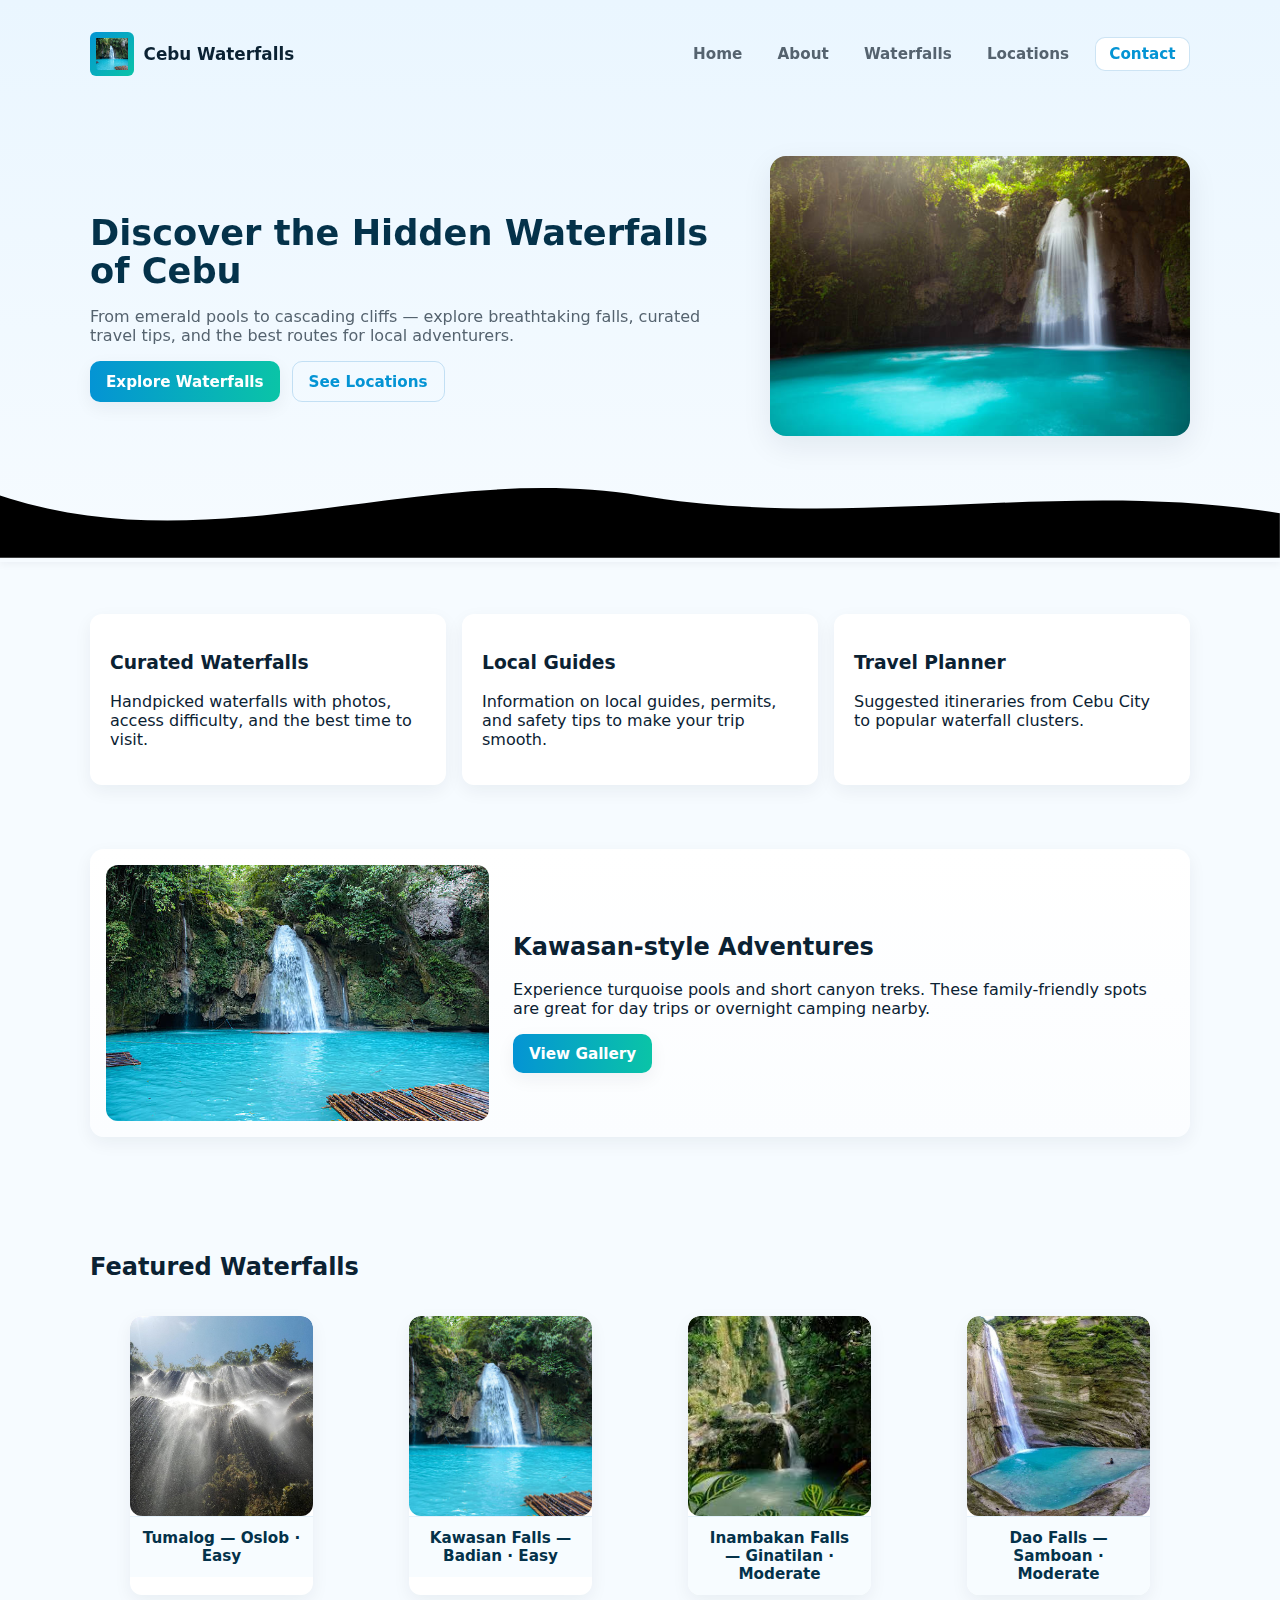
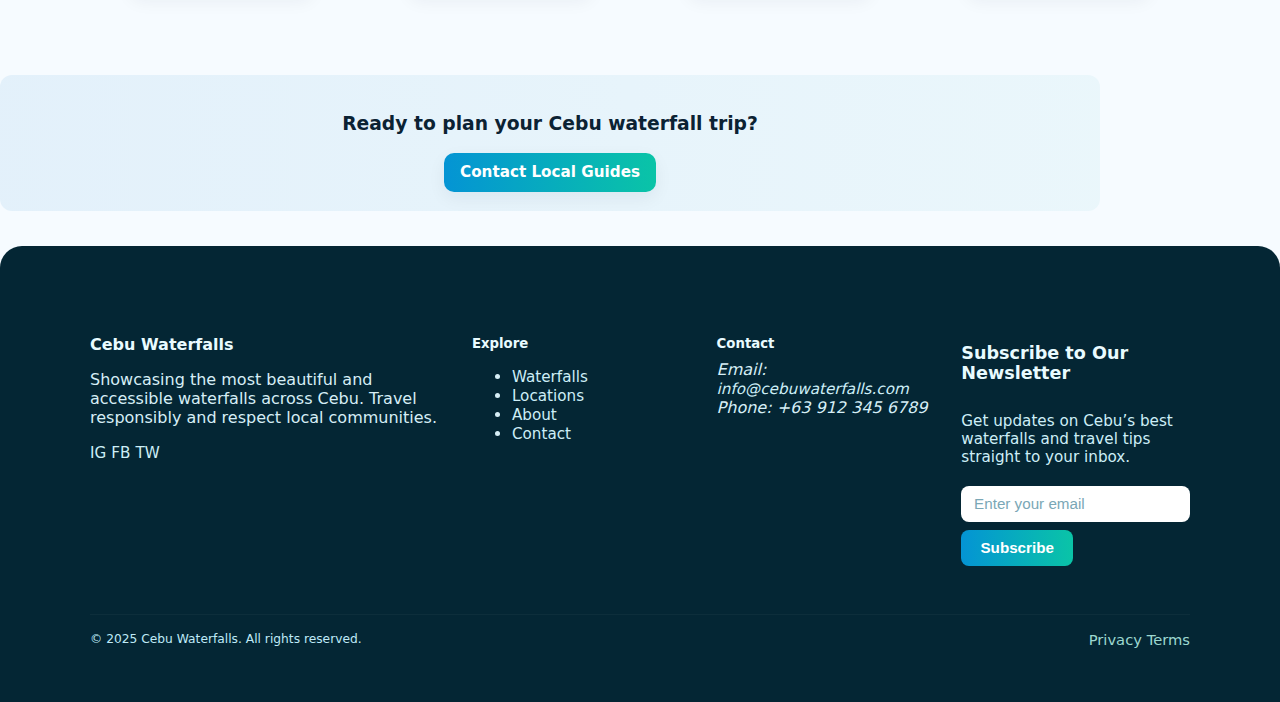
<file: index.html>
<!doctype html>
<html lang="en">
<head>
  <meta charset="utf-8" />
  <meta name="viewport" content="width=device-width,initial-scale=1" />
  <title>Cebu Waterfalls — Home</title>
  <link rel="stylesheet" href="style.css">
  <style>
    
    .grid-gallery {
      margin-top: 2rem;
    }

    .grid-gallery .gallery {
      display: grid;
      grid-template-columns: repeat(auto-fit, minmax(250px, 1fr));
      gap: 1rem;
    }

    .grid-gallery figure {
      background: var(--card);
      border-radius: var(--radius);
      overflow: hidden;
      box-shadow: var(--shadow-sm);
      transition: transform 0.3s ease, box-shadow 0.3s ease;
      text-align: center;
    }

    .grid-gallery figure:hover {
      transform: translateY(-5px);
      box-shadow: var(--shadow-md);
    }

    .grid-gallery img {
      width: 100%;
      height: 200px;
      object-fit: cover;
      display: block;
    }

    .grid-gallery figcaption {
      padding: 0.75rem;
      color: #04324a;
      font-weight: 600;
      font-size: 0.95rem;
      background: #f7fcff;
      border-top: 1px solid rgba(4, 119, 200, 0.08);
    }

    @media (max-width: 700px) {
      .grid-gallery img {
        height: 170px;
      }
    }
  </style>
</head>
<body class="site">
  <header class="site-header">
    <div class="container header-inner">
      <a class="brand" href="index.html">
        <img src="images/hdkawasan.jpg" alt="Cebu Waterfalls logo" class="logo">
        <span class="brand-text">Cebu Waterfalls</span>
      </a>

      <input type="checkbox" id="nav-toggle" class="nav-toggle">
      <label for="nav-toggle" class="nav-toggle-label" aria-label="Open Menu">☰</label>

      <nav class="nav">
        <a href="index.html">Home</a>
        <a href="about.html">About</a>
        <a href="waterfalls.html">Waterfalls</a>
        <a href="locations.html">Locations</a>
        <a href="contact.html" class="cta">Contact</a>
      </nav>
    </div>

    <section class="hero">
      <div class="container hero-inner">
        <div class="hero-content">
          <h1>Discover the Hidden Waterfalls of Cebu</h1>
          <p class="lead">From emerald pools to cascading cliffs — explore breathtaking falls, curated travel tips, and the best routes for local adventurers.</p>
          <div class="hero-actions">
            <a class="btn primary" href="waterfalls.html">Explore Waterfalls</a>
            <a class="btn ghost" href="locations.html">See Locations</a>
          </div>
        </div>
        <div class="hero-media">
          <img src="images/kwasan.jpg" alt="Cebu waterfall" class="hero-image">
        </div>
      </div>

      <svg class="hero-wave" viewBox="0 0 1440 110" preserveAspectRatio="none" aria-hidden="true">
        <path d="M0,40 C240,120 480,0 720,40 C960,80 1200,20 1440,60 L1440,110 L0,110 Z"></path>
      </svg>
    </section>
  </header>

  <main>
    <section class="container intro-cards">
      <article class="card">
        <h3>Curated Waterfalls</h3>
        <p>Handpicked waterfalls with photos, access difficulty, and the best time to visit.</p>
      </article>
      <article class="card">
        <h3>Local Guides</h3>
        <p>Information on local guides, permits, and safety tips to make your trip smooth.</p>
      </article>
      <article class="card">
        <h3>Travel Planner</h3>
        <p>Suggested itineraries from Cebu City to popular waterfall clusters.</p>
      </article>
    </section>

    <section class="container spotlight">
      <div class="spotlight-inner">
        <div class="spotlight-media">
          <img src="images/hdkawasan.jpg" alt="Twin falls" />
        </div>
        <div class="spotlight-content">
          <h2>Kawasan-style Adventures</h2>
          <p>Experience turquoise pools and short canyon treks. These family-friendly spots are great for day trips or overnight camping nearby.</p>
          <a href="waterfalls.html" class="btn primary">View Gallery</a>
        </div>
      </div>
    </section>

    <section class="container grid-gallery">
      <h2 class="section-title">Featured Waterfalls</h2>
      <div class="gallery">
        <figure>
          <img src="images/tumalog.jpg" alt="Tumalog Falls">
          <figcaption>Tumalog — Oslob · Easy</figcaption>
        </figure>
        <figure>
          <img src="images/hdkawasan.jpg" alt="Kawasan Falls">
          <figcaption>Kawasan Falls — Badian · Easy</figcaption>
        </figure>
        <figure>
          <img src="images/inambakan.jpg" alt="Inambakan Falls">
          <figcaption>Inambakan Falls — Ginatilan · Moderate</figcaption>
        </figure>
        <figure>
          <img src="images/daofalls.jpg" alt="Dao Falls">
          <figcaption>Dao Falls — Samboan · Moderate</figcaption>
        </figure>
      </div>
    </section>

    <section class="container cta-strip">
      <h3>Ready to plan your Cebu waterfall trip?</h3>
      <a href="contact.html" class="btn primary large">Contact Local Guides</a>
    </section>
  </main>

  <footer class="site-footer">
    <div class="container footer-grid">
      <div class="col about">
        <h4>Cebu Waterfalls</h4>
        <p>Showcasing the most beautiful and accessible waterfalls across Cebu. Travel responsibly and respect local communities.</p>
        <div class="social">
          <a href="#" aria-label="Instagram">IG</a>
          <a href="#" aria-label="Facebook">FB</a>
          <a href="#" aria-label="Twitter">TW</a>
        </div>
      </div>

      <div class="col links">
        <h5>Explore</h5>
        <ul>
          <li><a href="waterfalls.html">Waterfalls</a></li>
          <li><a href="locations.html">Locations</a></li>
          <li><a href="about.html">About</a></li>
          <li><a href="contact.html">Contact</a></li>
        </ul>
      </div>

      <div class="col contact">
        <h5>Contact</h5>
        <address>
          Email: <a href="mailto:info@cebuwaterfalls.example">info@cebuwaterfalls.com</a><br>
          Phone: +63 912 345 6789
        </address>
      </div>

      <div class="col newsletter">
        <h5>Subscribe to Our Newsletter</h5>
        <p>Get updates on Cebu’s best waterfalls and travel tips straight to your inbox.</p>
        <form class="newsletter-form">
          <input type="email" placeholder="Enter your email">
          <button class="btn small" type="button">Subscribe</button>
        </form>
      </div>
    </div>

    <div class="container footer-bottom">
      <small>© <span id="year">2025</span> Cebu Waterfalls. All rights reserved.</small>
      <nav class="footer-legal">
        <a href="">Privacy</a>
        <a href="">Terms</a>
      </nav>
    </div>
  </footer>
</body>
</html>
</file>
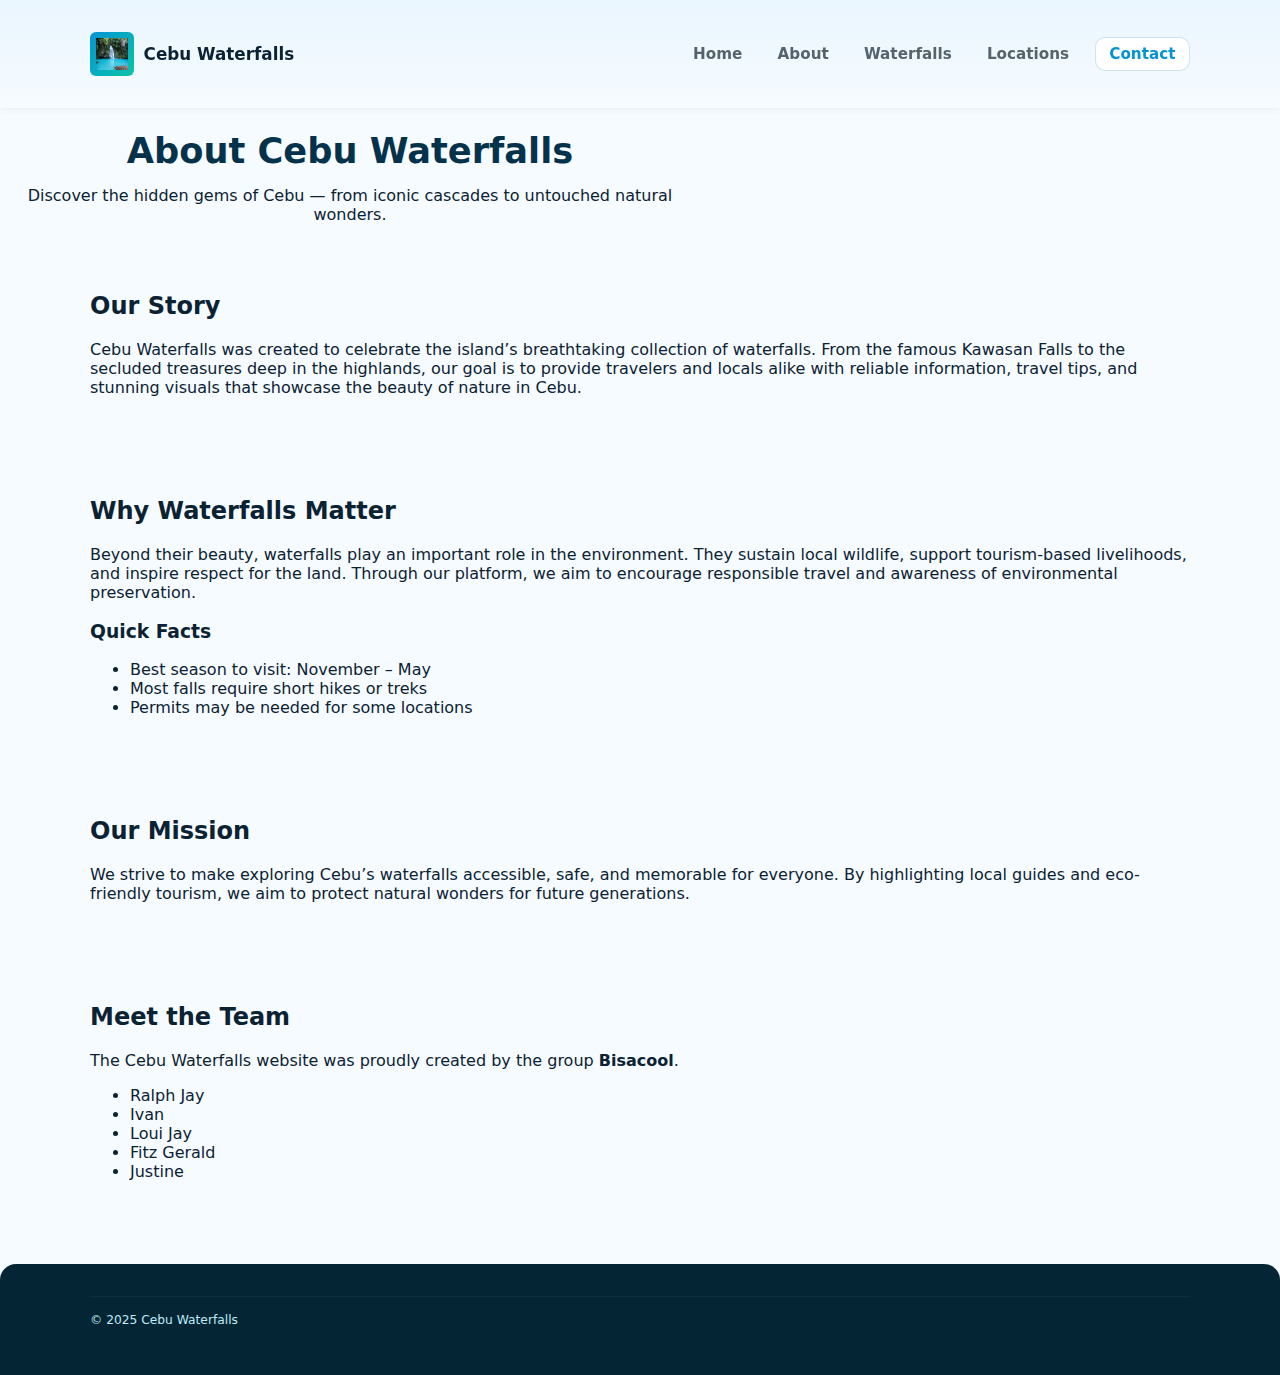
<file: about.html>
<!doctype html>
<html lang="en">
<head>
  <meta charset="utf-8" />
  <meta name="viewport" content="width=device-width,initial-scale=1" />
  <title>About — Cebu Waterfalls</title>
  <link rel="stylesheet" href="style.css">
</head>
<body class="site">
  <header class="site-header simple">
    <div class="container header-inner">
      <a class="brand" href="index.html">
        <img src="images/hdkawasan.jpg" alt="logo" class="logo">
        <span class="brand-text">Cebu Waterfalls</span>
      </a>
      <nav class="nav">
        <a href="index.html">Home</a>
        <a href="about.html" aria-current="page">About</a>
        <a href="waterfalls.html">Waterfalls</a>
        <a href="locations.html">Locations</a>
        <a href="contact.html" class="cta">Contact</a>
      </nav>
    </div>
  </header>

  <main>
    <section class="about-hero">
      <div class="overlay"></div>
      <div class="hero-content" style="text-align: center;">
        <h1>About Cebu Waterfalls</h1>
        <p>Discover the hidden gems of Cebu — from iconic cascades to untouched natural wonders.</p>
      </div>
    </section>

    <section class="container about-intro">
      <h2>Our Story</h2>
      <p>
        Cebu Waterfalls was created to celebrate the island’s breathtaking collection of waterfalls. 
        From the famous Kawasan Falls to the secluded treasures deep in the highlands, our goal is to provide travelers and locals alike with reliable information, 
        travel tips, and stunning visuals that showcase the beauty of nature in Cebu.
      </p>
    </section>

    <section class="container two-col about-purpose">
      <div>
        <h2>Why Waterfalls Matter</h2>
        <p>
          Beyond their beauty, waterfalls play an important role in the environment. 
          They sustain local wildlife, support tourism-based livelihoods, and inspire respect for the land. 
          Through our platform, we aim to encourage responsible travel and awareness of environmental preservation.
        </p>
      </div>
      <aside>
        <h3>Quick Facts</h3>
        <ul>
          <li>Best season to visit: November – May</li>
          <li>Most falls require short hikes or treks</li>
          <li>Permits may be needed for some locations</li>
        </ul>
      </aside>
    </section>

    <section class="mission-section">
      <div class="container">
        <h2>Our Mission</h2>
        <p>
          We strive to make exploring Cebu’s waterfalls accessible, safe, and memorable for everyone. 
          By highlighting local guides and eco-friendly tourism, we aim to protect natural wonders for future generations.
        </p>
      </div>
    </section>

    <section class="container team">
      <h2>Meet the Team</h2>
      <p>The Cebu Waterfalls website was proudly created by the group <strong>Bisacool</strong>.</p>
      <ul class="team-list">
        <li>Ralph Jay</li>
        <li>Ivan</li>
        <li>Loui Jay</li>
        <li>Fitz Gerald</li>
        <li>Justine</li>
      </ul>
    </section>
  </main>

  <footer class="site-footer simple-footer">
    <div class="container footer-bottom">
      <small>© 2025 Cebu Waterfalls</small>
    </div>
  </footer>
</body>
</html>
</file>
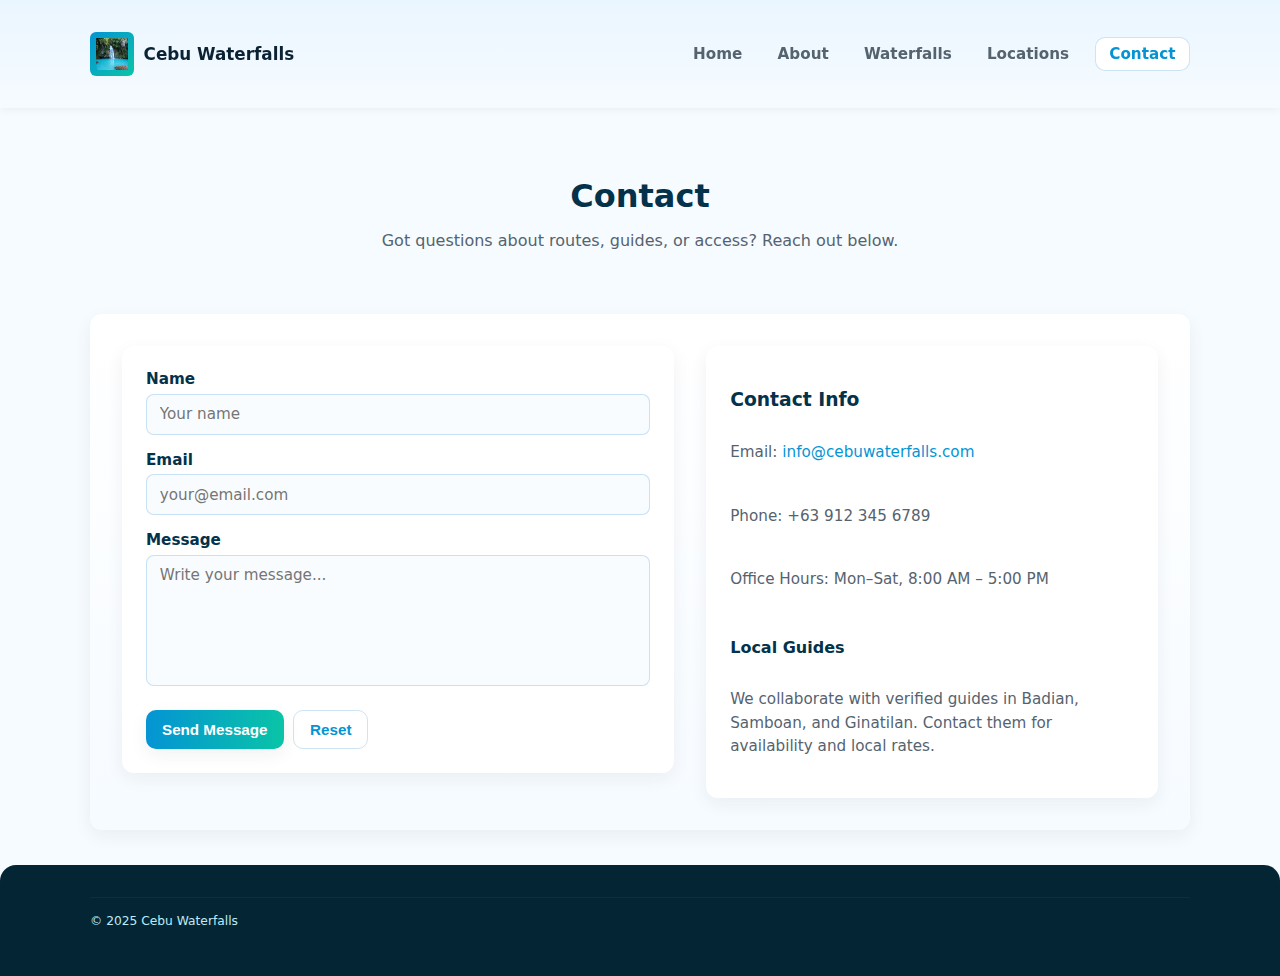
<file: contact.html>
<!doctype html>
<html lang="en">
<head>
  <meta charset="utf-8" />
  <meta name="viewport" content="width=device-width,initial-scale=1" />
  <title>Contact — Cebu Waterfalls</title>
  <link rel="stylesheet" href="style.css">
</head>
<body class="site">
  <header class="site-header simple">
    <div class="container header-inner">
      <a class="brand" href="index.html">
        <img src="images/hdkawasan.jpg" alt="Cebu Waterfalls logo" class="logo">
        <span class="brand-text">Cebu Waterfalls</span>
      </a>
      <nav class="nav">
        <a href="index.html">Home</a>
        <a href="about.html">About</a>
        <a href="waterfalls.html">Waterfalls</a>
        <a href="locations.html">Locations</a>
        <a href="contact.html" aria-current="page" class="cta">Contact</a>
      </nav>
    </div>
  </header>

  <main>
    <section class="container page-intro">
      <h1>Contact</h1>
      <p class="lead">Got questions about routes, guides, or access? Reach out below.</p>
    </section>

    <section class="container contact-grid">
      <form class="contact-form" action="#" method="post" novalidate>
        <label>
          Name
          <input type="text" name="name" placeholder="Your name">
        </label>

        <label>
          Email
          <input type="email" name="email" placeholder="your@email.com" >
        </label>

        <label>
          Message
          <textarea name="message" rows="6" placeholder="Write your message..."></textarea>
        </label>

        <div class="form-actions">
          <button class="btn primary" type="button" >Send Message</button>
          <button class="btn ghost" type="reset">Reset</button>
        </div>
      </form>

      <aside class="contact-info">
        <h3>Contact Info</h3>
        <p>Email: <a href="mailto:info@cebuwaterfalls.example">info@cebuwaterfalls.com</a></p>
        <p>Phone: +63 912 345 6789</p>
        <p>Office Hours: Mon–Sat, 8:00 AM – 5:00 PM</p>

        <h4>Local Guides</h4>
        <p>We collaborate with verified guides in Badian, Samboan, and Ginatilan. Contact them for availability and local rates.</p>
      </aside>
    </section>
  </main>

  <footer class="site-footer simple-footer">
    <div class="container footer-bottom">
      <small>© 2025 Cebu Waterfalls</small>
    </div>
  </footer>
</body>
</html>
</file>
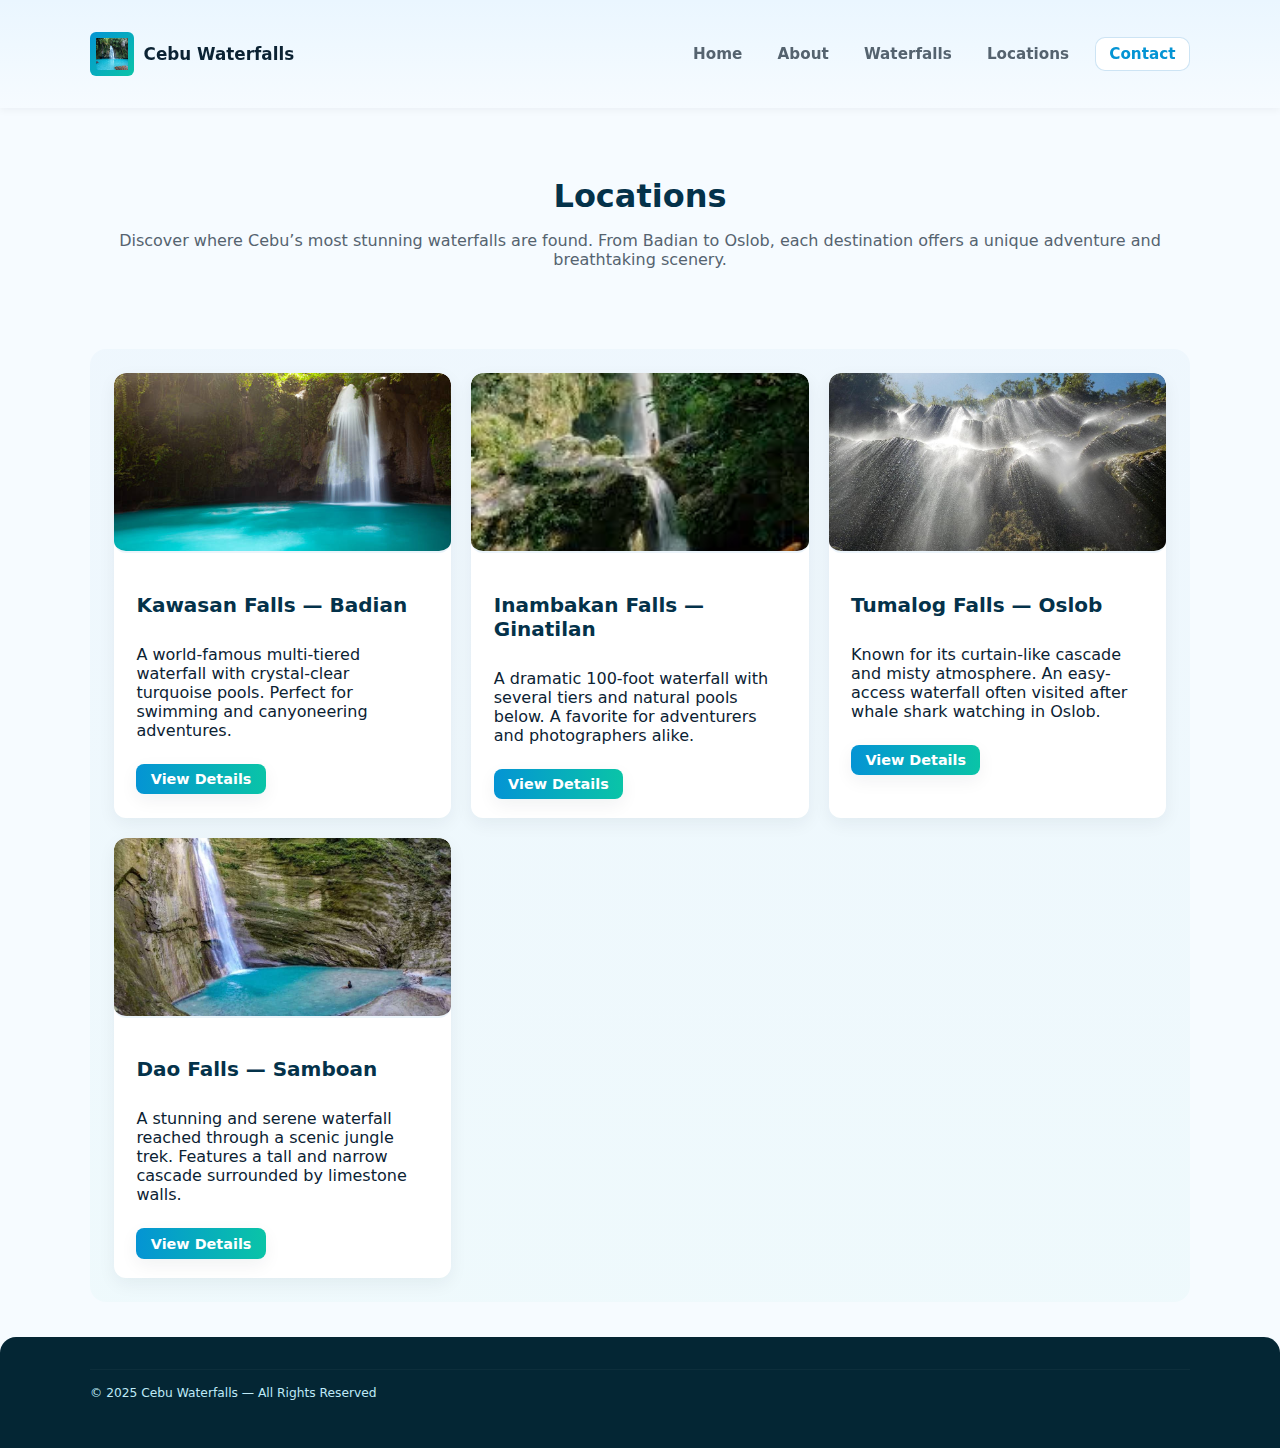
<file: locations.html>
<!doctype html>
<html lang="en">
<head>
  <meta charset="utf-8" />
  <meta name="viewport" content="width=device-width,initial-scale=1" />
  <title>Locations — Cebu Waterfalls</title>
  <link rel="stylesheet" href="style.css">
</head>
<body class="site">
  <header class="site-header simple">
    <div class="container header-inner">
      <a class="brand" href="index.html">
        <img src="images/hdkawasan.jpg" alt="Cebu Waterfalls logo" class="logo">
        <span class="brand-text">Cebu Waterfalls</span>
      </a>
      <nav class="nav">
        <a href="index.html">Home</a>
        <a href="about.html">About</a>
        <a href="waterfalls.html">Waterfalls</a>
        <a href="locations.html" aria-current="page">Locations</a>
        <a href="contact.html" class="cta">Contact</a>
      </nav>
    </div>
  </header>

  <main>
    <section class="container page-intro">
      <h1>Locations</h1>
      <p class="lead">
        Discover where Cebu’s most stunning waterfalls are found.  
        From Badian to Oslob, each destination offers a unique adventure and breathtaking scenery.
      </p>
    </section>

    <section class="container locations-grid">

      <div class="loc-card" id="kawasan">
        <img src="images/kwasan.jpg" alt="Kawasan Falls in Badian">
        <div class="loc-info">
          <h3>Kawasan Falls — Badian</h3>
          <p>A world-famous multi-tiered waterfall with crystal-clear turquoise pools. Perfect for swimming and canyoneering adventures.</p>
          <a href="waterfalls.html#kawasan" class="btn small">View Details</a>
        </div>
      </div>

      <div class="loc-card" id="inambakan">
        <img src="images/inambakan.jpg" alt="Inambakan Falls in Ginatilan">
        <div class="loc-info">
          <h3>Inambakan Falls — Ginatilan</h3>
          <p>A dramatic 100-foot waterfall with several tiers and natural pools below. A favorite for adventurers and photographers alike.</p>
          <a href="waterfalls.html#inambakan" class="btn small">View Details</a>
        </div>
      </div>

      <div class="loc-card" id="tumalog">
        <img src="images/tumalog.jpg" alt="Tumalog Falls in Oslob">
        <div class="loc-info">
          <h3>Tumalog Falls — Oslob</h3>
          <p>Known for its curtain-like cascade and misty atmosphere. An easy-access waterfall often visited after whale shark watching in Oslob.</p>
          <a href="waterfalls.html#tumalog" class="btn small">View Details</a>
        </div>
      </div>

      <div class="loc-card" id="dao">
        <img src="images/daofalls.jpg" alt="Dao Falls in Samboan">
        <div class="loc-info">
          <h3>Dao Falls — Samboan</h3>
          <p>A stunning and serene waterfall reached through a scenic jungle trek. Features a tall and narrow cascade surrounded by limestone walls.</p>
          <a href="waterfalls.html#dao" class="btn small">View Details</a>
        </div>
      </div>

    </section>
  </main>

  <footer class="site-footer simple-footer">
    <div class="container footer-bottom">
      <small>© 2025 Cebu Waterfalls — All Rights Reserved</small>
    </div>
  </footer>
</body>
</html>
</file>
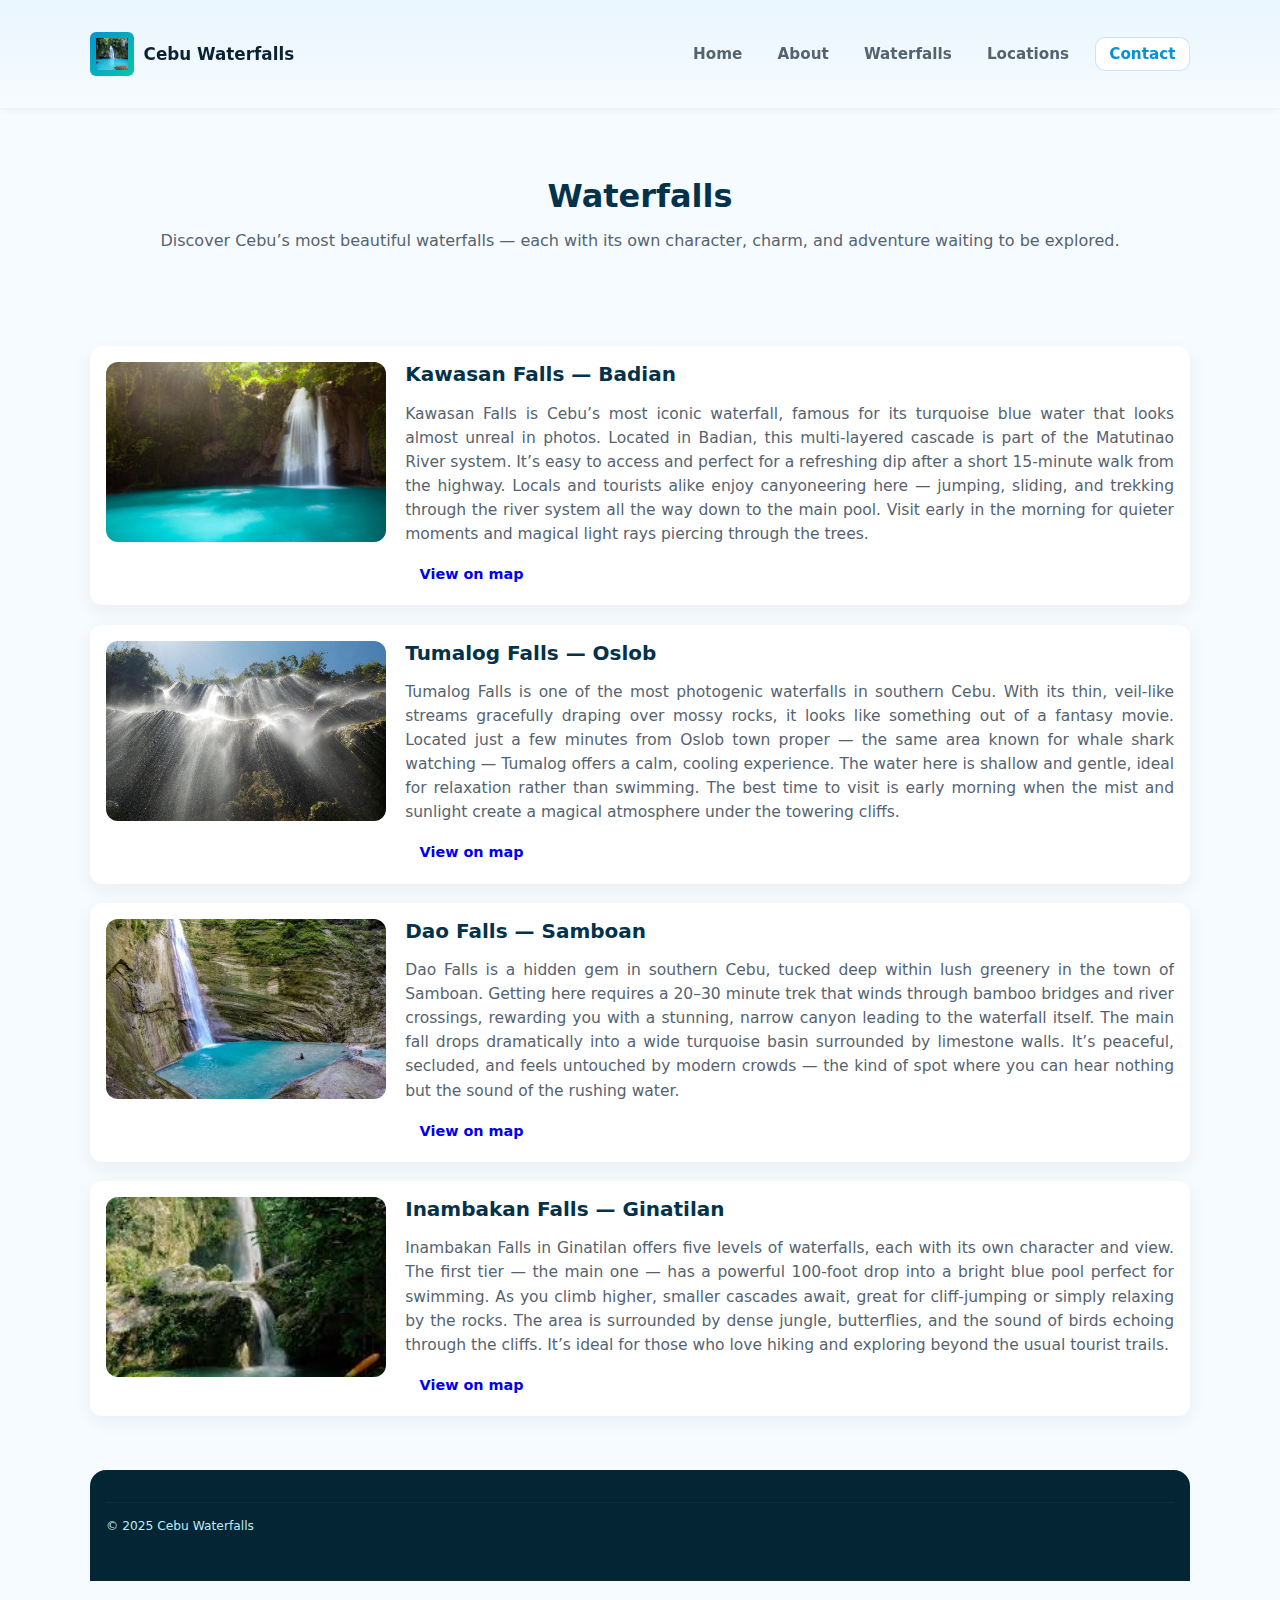
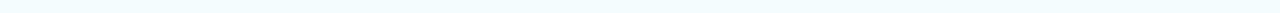
<file: waterfalls.html>
<!doctype html>
<html lang="en">
<head>
  <meta charset="utf-8" />
  <meta name="viewport" content="width=device-width,initial-scale=1" />
  <title>Waterfalls — Cebu Waterfalls</title>
  <link rel="stylesheet" href="style.css">
</head>
<body class="site">
  <header class="site-header simple">
    <div class="container header-inner">
      <a class="brand" href="index.html">
        <img src="images/hdkawasan.jpg" alt="logo" class="logo">
        <span class="brand-text">Cebu Waterfalls</span>
      </a>
      <nav class="nav">
        <a href="index.html">Home</a>
        <a href="about.html">About</a>
        <a href="waterfalls.html" aria-current="page">Waterfalls</a>
        <a href="locations.html">Locations</a>
        <a href="contact.html" class="cta">Contact</a>
      </nav>
    </div>
  </header>

  <main>
    <section class="container page-intro">
      <h1>Waterfalls</h1>
      <p class="lead">Discover Cebu’s most beautiful waterfalls — each with its own character, charm, and adventure waiting to be explored.</p>
    </section>

    <section class="container list-cards">
      
      <article class="list-item">
        <img src="images/kwasan.jpg" alt="Kawasan Falls">
        <div>
          <h3>Kawasan Falls — Badian</h3>
          <p>Kawasan Falls is Cebu’s most iconic waterfall, famous for its turquoise blue water that looks almost unreal in photos. Located in Badian, this multi-layered cascade is part of the Matutinao River system. It’s easy to access and perfect for a refreshing dip after a short 15-minute walk from the highway. Locals and tourists alike enjoy canyoneering here — jumping, sliding, and trekking through the river system all the way down to the main pool. Visit early in the morning for quieter moments and magical light rays piercing through the trees.</p>
          <a href="locations.html#kawasan" class="btn small">View on map</a>
        </div>
      </article>

      
      <article class="list-item">
        <img src="images/tumalog.jpg" alt="Tumalog Falls">
        <div>
          <h3>Tumalog Falls — Oslob</h3>
          <p>Tumalog Falls is one of the most photogenic waterfalls in southern Cebu. With its thin, veil-like streams gracefully draping over mossy rocks, it looks like something out of a fantasy movie. Located just a few minutes from Oslob town proper — the same area known for whale shark watching — Tumalog offers a calm, cooling experience. The water here is shallow and gentle, ideal for relaxation rather than swimming. The best time to visit is early morning when the mist and sunlight create a magical atmosphere under the towering cliffs.</p>
          <a href="locations.html#tumalog" class="btn small">View on map</a>
        </div>
      </article>

      
      <article class="list-item">
        <img src="images/daofalls.jpg" alt="Dao Falls">
        <div>
          <h3>Dao Falls — Samboan</h3>
          <p>Dao Falls is a hidden gem in southern Cebu, tucked deep within lush greenery in the town of Samboan. Getting here requires a 20–30 minute trek that winds through bamboo bridges and river crossings, rewarding you with a stunning, narrow canyon leading to the waterfall itself. The main fall drops dramatically into a wide turquoise basin surrounded by limestone walls. It’s peaceful, secluded, and feels untouched by modern crowds — the kind of spot where you can hear nothing but the sound of the rushing water.</p>
          <a href="locations.html#dao" class="btn small">View on map</a>
        </div>
      </article>

      
      <article class="list-item">
        <img src="images/inambakan.jpg" alt="Inambakan Falls">
        <div>
          <h3>Inambakan Falls — Ginatilan</h3>
          <p>Inambakan Falls in Ginatilan offers five levels of waterfalls, each with its own character and view. The first tier — the main one — has a powerful 100-foot drop into a bright blue pool perfect for swimming. As you climb higher, smaller cascades await, great for cliff-jumping or simply relaxing by the rocks. The area is surrounded by dense jungle, butterflies, and the sound of birds echoing through the cliffs. It’s ideal for those who love hiking and exploring beyond the usual tourist trails.</p>
          <a href="locations.html#inambakan" class="btn small">View on map</a>
        </div>
      </article>

  <footer class="site-footer simple-footer">
    <div class="container footer-bottom">
      <small>© 2025 Cebu Waterfalls</small>
    </div>
  </footer>
</body>
</html>
</file>
<file: style.css>
:root {
  --bg: #f6fbff;
  --card: #ffffff;
  --accent: #0494d4;
  --accent-2: #0ac4a7;
  --muted: #55636f;
  --radius: 12px;
  --container: 1100px;
  --gap: 1.25rem;
  --shadow-sm: 0 6px 18px rgba(6, 30, 54, 0.06);
  --shadow-md: 0 10px 30px rgba(6, 30, 54, 0.08);
}

* {
  box-sizing: border-box;
}

html,
body {
  height: 100%;
  margin: 0;
  font-family: "Inter", system-ui, -apple-system, "Segoe UI", Roboto, Arial;
  color: #0b2233;
  background: var(--bg);
  -webkit-font-smoothing: antialiased;
}

img {
  max-width: 100%;
  display: block;
  height: auto;
  border-radius: var(--radius);
  transition: transform 0.4s ease, box-shadow 0.4s ease;
}

img:hover {
  transform: scale(1.03);
  box-shadow: 0 10px 25px rgba(4, 119, 200, 0.15);
}

.container {
  width: calc(100% - 2rem);
  max-width: var(--container);
  margin: 0 auto;
  padding: 2rem 0;
}

.header-inner {
  display: flex;
  align-items: center;
  justify-content: space-between;
  gap: 1rem;
}

.brand {
  display: flex;
  align-items: center;
  gap: 0.6rem;
  text-decoration: none;
  color: inherit;
}

.logo {
  width: 44px;
  height: 44px;
  border-radius: 6px;
  background: linear-gradient(135deg, var(--accent), var(--accent-2));
  padding: 6px;
}

.brand-text {
  font-weight: 700;
  font-size: 1.05rem;
}

.nav {
  display: flex;
  gap: 1rem;
  align-items: center;
}

.nav a {
  text-decoration: none;
  color: var(--muted);
  padding: 0.5rem 0.6rem;
  border-radius: 8px;
  font-weight: 600;
  font-size: 0.95rem;
  position: relative;
  transition: color 0.3s ease;
}

.nav a::after {
  content: "";
  position: absolute;
  left: 0;
  bottom: -4px;
  width: 0%;
  height: 2px;
  background: linear-gradient(90deg, var(--accent), var(--accent-2));
  transition: width 0.3s ease;
}

.nav a:hover {
  color: var(--accent);
}

.nav a:hover::after {
  width: 100%;
}

.nav a.cta {
  border: 1px solid rgba(4, 119, 200, 0.2);
  padding: 0.45rem 0.85rem;
  border-radius: 10px;
  color: var(--accent);
  background: white;
  transition: all 0.3s ease;
}

.nav a.cta:hover {
  background: linear-gradient(90deg, var(--accent), var(--accent-2));
  color: white;
  transform: translateY(-2px);
}

.site-header {
  background: linear-gradient(180deg, #eaf6ff 0%, #f6fbff 100%);
  position: sticky;
  top: 0;
  z-index: 50;
  box-shadow: 0 2px 8px rgba(8, 24, 40, 0.05);
}

.hero {
  position: relative;
  padding-bottom: 0;
}

.hero-inner {
  display: flex;
  gap: 2rem;
  align-items: center;
  padding: 3rem 0 1.5rem;
}

.hero-content {
  flex: 1 1 420px;
  max-width: 700px;
}

.hero-content h1 {
  font-size: 2.2rem;
  margin-bottom: 0.6rem;
  line-height: 1.1;
  color: #04324a;
}

.lead {
  color: var(--muted);
  margin-bottom: 1rem;
  font-size: 1rem;
}

.hero-actions {
  display: flex;
  gap: 0.75rem;
  margin-top: 0.8rem;
}

.btn {
  display: inline-flex;
  align-items: center;
  gap: 0.6rem;
  padding: 0.65rem 1rem;
  border-radius: 10px;
  text-decoration: none;
  font-weight: 700;
  font-size: 0.95rem;
  border: 0;
  cursor: pointer;
  transition: all 0.3s ease;
}

.btn.primary {
  background: linear-gradient(90deg, var(--accent), var(--accent-2));
  color: white;
  box-shadow: var(--shadow-sm);
}

.btn.primary:hover {
  background: linear-gradient(90deg, var(--accent-2), var(--accent));
  transform: translateY(-3px);
  box-shadow: 0 8px 22px rgba(4, 119, 200, 0.25);
}

.btn.ghost {
  background: transparent;
  color: var(--accent);
  border: 1px solid rgba(4, 119, 200, 0.2);
}

.btn.ghost:hover {
  background: rgba(4, 119, 200, 0.07);
  transform: translateY(-2px);
}

.hero-media {
  flex: 0 0 420px;
  border-radius: 16px;
  overflow: hidden;
  box-shadow: var(--shadow-md);
}

.intro-cards {
  display: grid;
  grid-template-columns: repeat(auto-fit, minmax(220px, 1fr));
  gap: 1rem;
  margin-top: 1.25rem;
}

.card {
  background: var(--card);
  border-radius: 12px;
  padding: 1.25rem;
  box-shadow: var(--shadow-sm);
  transition: all 0.3s ease;
}

.card:hover {
  transform: translateY(-5px);
  box-shadow: var(--shadow-md);
}

.spotlight-inner {
  display: flex;
  gap: 1.5rem;
  align-items: center;
  background: linear-gradient(180deg, #ffffff, #fbfdff);
  padding: 1rem;
  border-radius: 14px;
  box-shadow: var(--shadow-sm);
  transition: all 0.3s ease;
}

.spotlight-inner:hover {
  transform: scale(1.01);
  box-shadow: var(--shadow-md);
}

.gallery {
  display: grid;
  grid-template-columns: repeat(auto-fit, minmax(200px, 1fr));
  gap: 0.9rem;
  margin-top: 0.8rem;
}

.gallery figure {
  background: var(--card);
  border-radius: 12px;
  overflow: hidden;
  box-shadow: var(--shadow-sm);
  transition: all 0.3s ease;
}

.gallery figure:hover {
  transform: translateY(-4px);
  box-shadow: var(--shadow-md);
}

.cta-strip {
  margin: 2rem 0;
  background: linear-gradient(90deg, rgba(4, 119, 200, 0.08), rgba(10, 163, 181, 0.05));
  padding: 1.2rem;
  border-radius: 12px;
  text-align: center;
}

.list-item {
  display: flex;
  gap: 1rem;
  align-items: center;
  background: var(--card);
  padding: 0.9rem;
  border-radius: 12px;
  box-shadow: var(--shadow-sm);
  transition: all 0.3s ease;
}

.list-item:hover {
  transform: translateY(-4px);
  box-shadow: var(--shadow-md);
}

.site-footer {
  background: #042634;
  color: #d6eef6;
  padding: 2.2rem 0 1.4rem;
  margin-top: 2.2rem;
  border-top-left-radius: 22px;
  border-top-right-radius: 22px;
}

.footer-grid {
  display: grid;
  grid-template-columns: 1.6fr 1fr 1fr 1fr;
  gap: 1rem;
  align-items: start;
}

.site-footer h4,
.site-footer h5 {
  color: #e9fbff;
  margin-bottom: 0.6rem;
}

.footer-grid a {
  text-decoration: none;
  color: #cdeef7;
  font-size: 0.95rem;
  transition: color 0.3s ease;
}

.footer-grid a:hover {
  color: var(--accent-2);
}

.footer-bottom {
  display: flex;
  justify-content: space-between;
  align-items: center;
  margin-top: 1rem;
  border-top: 1px solid rgba(255, 255, 255, 0.04);
  padding-top: 1rem;
  color: #bfeaf7;
  font-size: 0.92rem;
}

@media (max-width: 900px) {
  .hero-inner {
    flex-direction: column-reverse;
    gap: 1rem;
    padding: 2rem 0;
  }

  .hero-media {
    width: 100%;
  }

  .spotlight-inner {
    flex-direction: column;
  }

  .footer-grid {
    grid-template-columns: 1fr;
  }

  .nav {
    display: none;
  }

  .header-inner {
    gap: 0.6rem;
  }
}

@media (min-width: 901px) and (max-width: 1200px) {
  .container {
    padding-left: 1rem;
    padding-right: 1rem;
  }
}

a:focus,
button:focus,
input:focus,
textarea:focus {
  outline: 3px solid rgba(4, 119, 200, 0.18);
  outline-offset: 2px;
}

/* === Newsletter and Footer Fix === */

.newsletter {
  display: flex;
  flex-direction: column;
  gap: 0.6rem;
  align-items: flex-start;
}

.newsletter h5 {
  color: #e9fbff;
  font-size: 1.1rem;
  margin-bottom: 0.3rem;
}

.newsletter p {
  color: #cdeef7;
  font-size: 0.95rem;
  margin-bottom: 0.6rem;
}

.newsletter form {
  display: flex;
  flex-wrap: wrap;
  gap: 0.5rem;
  width: 100%;
}

.newsletter input[type="email"] {
  flex: 1;
  min-width: 220px;
  padding: 0.6rem 0.8rem;
  border-radius: 8px;
  border: none;
  font-size: 0.95rem;
  color: #04324a;
  transition: all 0.3s ease;
}

.newsletter input[type="email"]::placeholder {
  color: #7aa7b6;
}

.newsletter input[type="email"]:focus {
  outline: 2px solid var(--accent-2);
  box-shadow: 0 0 6px rgba(10, 196, 167, 0.4);
}

.newsletter button {
  padding: 0.6rem 1.2rem;
  border-radius: 8px;
  font-weight: 600;
  border: none;
  cursor: pointer;
  background: linear-gradient(90deg, var(--accent), var(--accent-2));
  color: #fff;
  transition: all 0.3s ease;
}

.newsletter button:hover {
  background: linear-gradient(90deg, var(--accent-2), var(--accent));
  transform: translateY(-2px);
  box-shadow: 0 6px 16px rgba(4, 119, 200, 0.25);
}

.footer-bottom a {
  color: #9cd8d0;
  text-decoration: none;
  transition: color 0.3s ease;
}

.footer-bottom a:hover {
  color: var(--accent-2);
}
/* --- Mobile nav fix --- */
.nav-toggle {
  display: none;
}

.nav-toggle-label {
  display: none;
  font-size: 1.6rem;
  cursor: pointer;
  color: var(--muted);
}

@media (max-width: 900px) {
  .nav {
    display: none;
    flex-direction: column;
    background: #fff;
    position: absolute;
    top: 70px;
    right: 1rem;
    border-radius: 10px;
    box-shadow: var(--shadow-md);
    padding: 1rem;
  }

  .nav a {
    color: #04324a;
    padding: 0.5rem 0;
  }

  .nav-toggle:checked + .nav-toggle-label + .nav {
    display: flex;
  }

  .nav-toggle-label {
    display: block;
  }
}

/* === Waterfalls Page Responsive Fix === */

.list-cards {
  display: flex;
  flex-direction: column;
  gap: 1.2rem;
  margin-top: 1rem;
}

.list-item {
  display: flex;
  align-items: flex-start;
  gap: 1.2rem;
  background: var(--card);
  padding: 1rem;
  border-radius: var(--radius);
  box-shadow: var(--shadow-sm);
}

.list-item img {
  width: 280px;
  height: 180px;
  object-fit: cover;
  flex-shrink: 0;
  border-radius: var(--radius);
}

.list-item div {
  flex: 1;
}

.list-item h3 {
  margin-top: 0;
  margin-bottom: 0.4rem;
  color: #04324a;
  font-size: 1.25rem;
}

.list-item p {
  color: var(--muted);
  line-height: 1.55;
  font-size: 0.97rem;
  margin-bottom: 0.8rem;
  text-align: justify;
}

.list-item .btn.small {
  font-size: 0.9rem;
  padding: 0.45rem 0.9rem;
}

/* --- Responsive fixes --- */
@media (max-width: 850px) {
  .list-item {
    flex-direction: column;
    align-items: flex-start;
    padding: 1rem;
  }

  .list-item img {
    width: 100%;
    height: auto;
  }

  .list-item div {
    width: 100%;
  }

  .list-item h3 {
    font-size: 1.15rem;
  }

  .list-item p {
    font-size: 0.95rem;
  }
}

@media (min-width: 851px) and (max-width: 1150px) {
  .list-item img {
    width: 230px;
    height: 160px;
  }

  .list-item h3 {
    font-size: 1.2rem;
  }
}

/* === Locations Page Enhancement === */

.locations-grid {
  display: grid;
  grid-template-columns: repeat(auto-fit, minmax(290px, 1fr));
  gap: var(--gap);
  margin-top: 2rem;
}

.loc-card {
  background: var(--card);
  border-radius: var(--radius);
  overflow: hidden;
  box-shadow: var(--shadow-sm);
  transition: transform 0.3s ease, box-shadow 0.3s ease;
  display: flex;
  flex-direction: column;
}

.loc-card:hover {
  transform: translateY(-6px);
  box-shadow: var(--shadow-md);
}

.loc-card img {
  width: 100%;
  height: 180px;
  object-fit: cover;
  border-bottom: 2px solid rgba(4, 119, 200, 0.08);
}

.loc-info {
  padding: 1.2rem 1.4rem;
  display: flex;
  flex-direction: column;
  gap: 0.5rem;
}

.loc-info h3 {
  color: #04324a;
  font-size: 1.25rem;
  margin-bottom: 0.25rem;
  font-weight: 700;
}

.loc-info .coords {
  color: var(--accent);
  font-size: 0.95rem;
  font-weight: 500;
}

.loc-info .desc {
  color: var(--muted);
  font-size: 0.96rem;
  line-height: 1.55;
  text-align: justify;
  flex-grow: 1;
}

.loc-info .btn.small {
  align-self: start;
  background: linear-gradient(90deg, var(--accent), var(--accent-2));
  color: #fff;
  font-size: 0.9rem;
  font-weight: 600;
  padding: 0.45rem 0.9rem;
  border-radius: 8px;
  text-decoration: none;
  box-shadow: var(--shadow-sm);
  transition: background 0.3s ease, transform 0.3s ease;
}

.loc-info .btn.small:hover {
  background: linear-gradient(90deg, var(--accent-2), var(--accent));
  transform: translateY(-3px);
  box-shadow: var(--shadow-md);
}


.locations-grid {
  background: linear-gradient(180deg, rgba(4, 119, 200, 0.03), rgba(10, 196, 167, 0.03));
  padding: 1.5rem;
  border-radius: 16px;
}


@media (max-width: 700px) {
  .loc-card img {
    height: 160px;
  }

  .loc-info h3 {
    font-size: 1.1rem;
  }

  .loc-info .desc {
    font-size: 0.9rem;
  }
}

/* === Contact Page Styling === */
.page-intro {
  text-align: center;
  margin-top: 1rem;
  margin-bottom: 1rem;
}

.page-intro h1 {
  font-size: 2rem;
  color: #04324a;
  margin-bottom: 0.5rem;
}

.page-intro .lead {
  color: var(--muted);
  font-size: 1rem;
}

.contact-grid {
  display: grid;
  grid-template-columns: 1.1fr 0.9fr;
  gap: 2rem;
  align-items: start;
  background: linear-gradient(180deg, #ffffff, #f6fbff);
  padding: 2rem;
  border-radius: var(--radius);
  box-shadow: var(--shadow-sm);
}

.contact-form {
  display: flex;
  flex-direction: column;
  gap: 1rem;
  background: var(--card);
  padding: 1.5rem;
  border-radius: var(--radius);
  box-shadow: var(--shadow-sm);
}

.contact-form label {
  display: flex;
  flex-direction: column;
  font-weight: 600;
  font-size: 0.95rem;
  color: #04324a;
}

.contact-form input,
.contact-form textarea {
  margin-top: 0.35rem;
  padding: 0.65rem 0.8rem;
  border-radius: 8px;
  border: 1px solid rgba(4, 119, 200, 0.2);
  font-size: 0.95rem;
  font-family: inherit;
  resize: none;
  background: #f9fcff;
}

.contact-form input:disabled,
.contact-form textarea:disabled {
  opacity: 0.7;
  cursor: not-allowed;
}

.form-actions {
  display: flex;
  gap: 0.6rem;
  margin-top: 0.5rem;
}

.contact-info {
  background: var(--card);
  border-radius: var(--radius);
  box-shadow: var(--shadow-sm);
  padding: 1.5rem;
  display: flex;
  flex-direction: column;
  gap: 0.6rem;
}

.contact-info h3,
.contact-info h4 {
  color: #04324a;
  margin-bottom: 0.4rem;
}

.contact-info p {
  color: var(--muted);
  line-height: 1.55;
  font-size: 0.95rem;
}

.contact-info a {
  color: var(--accent);
  text-decoration: none;
}

.contact-info a:hover {
  text-decoration: underline;
}

/* === Contact Page Responsive === */
@media (max-width: 850px) {
  .contact-grid {
    grid-template-columns: 1fr;
    gap: 1.5rem;
    padding: 1.5rem 1rem;
  }

  .contact-form,
  .contact-info {
    width: 100%;
  }
}

.simple-footer {
  background: #042634;
  color: #cdeef7;
  text-align: center;
  padding: 1rem 0;
  border-top-left-radius: 16px;
  border-top-right-radius: 16px;
}
</file>
